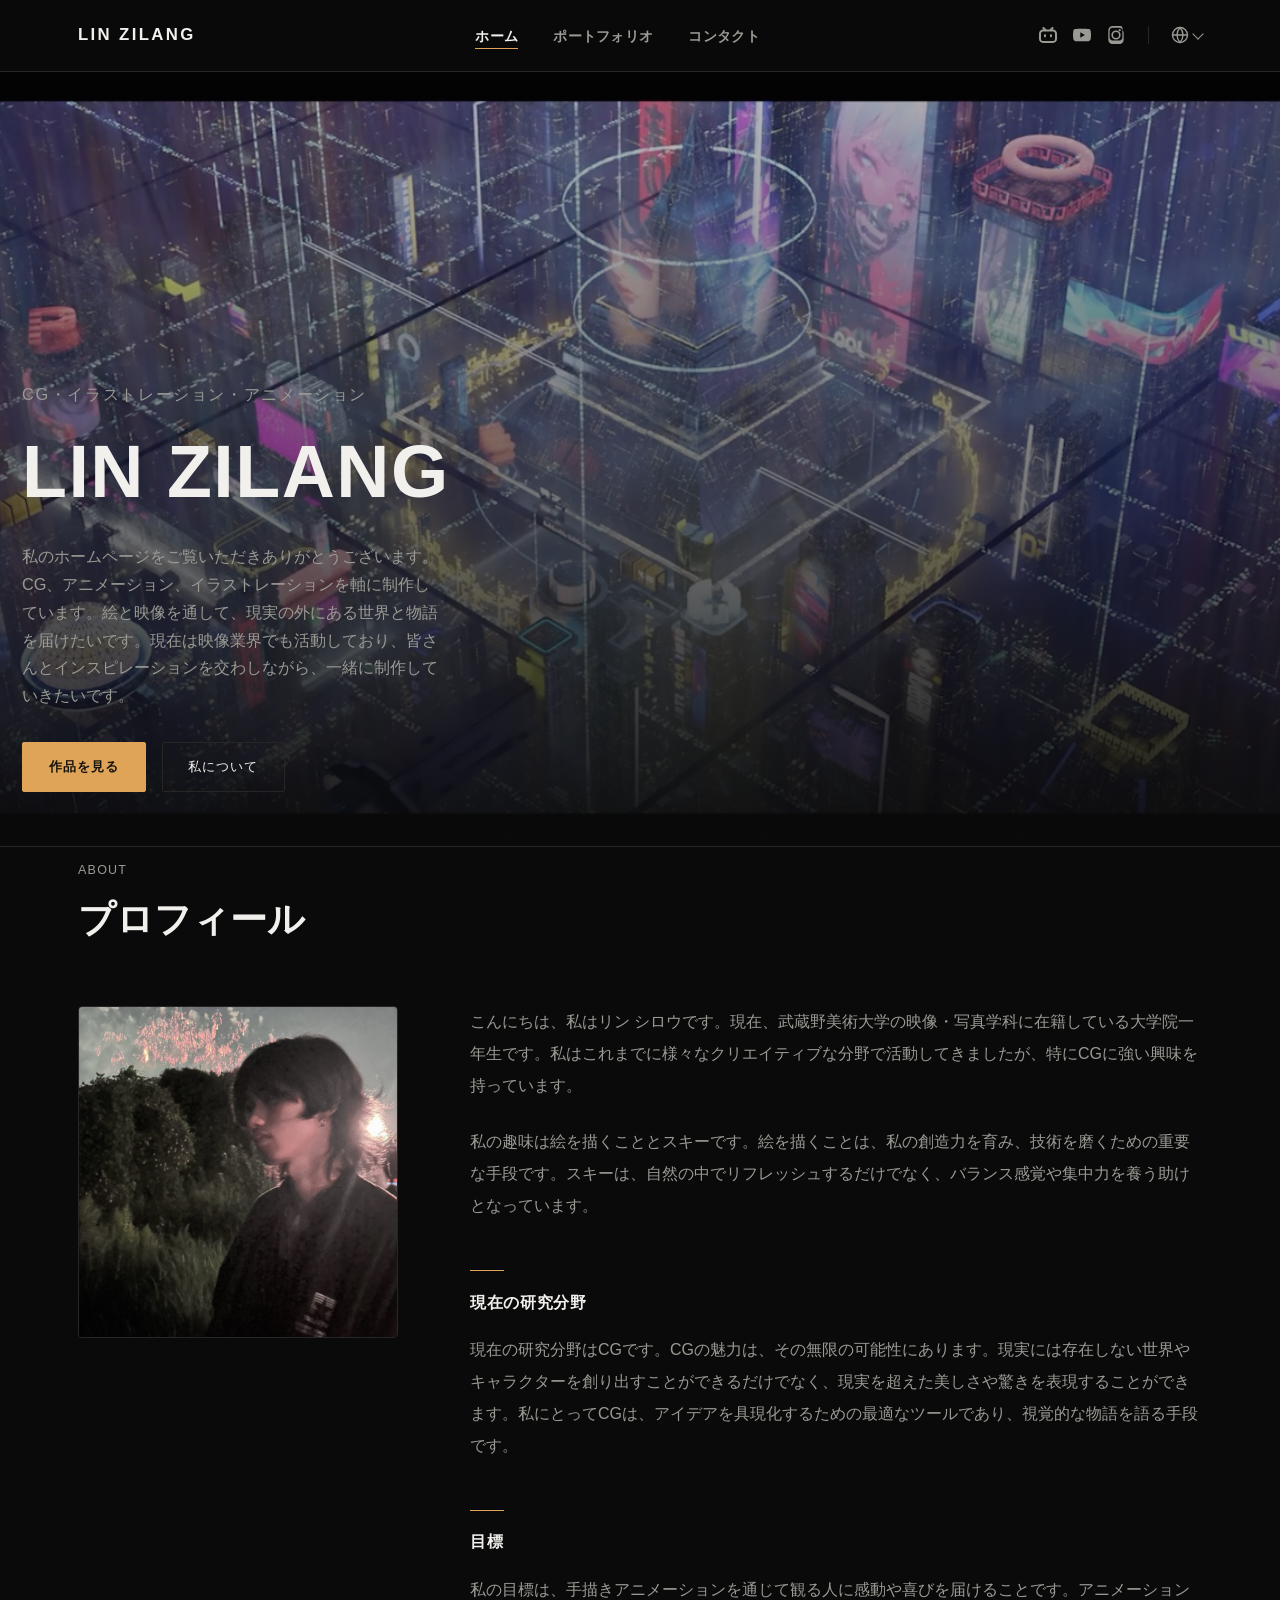
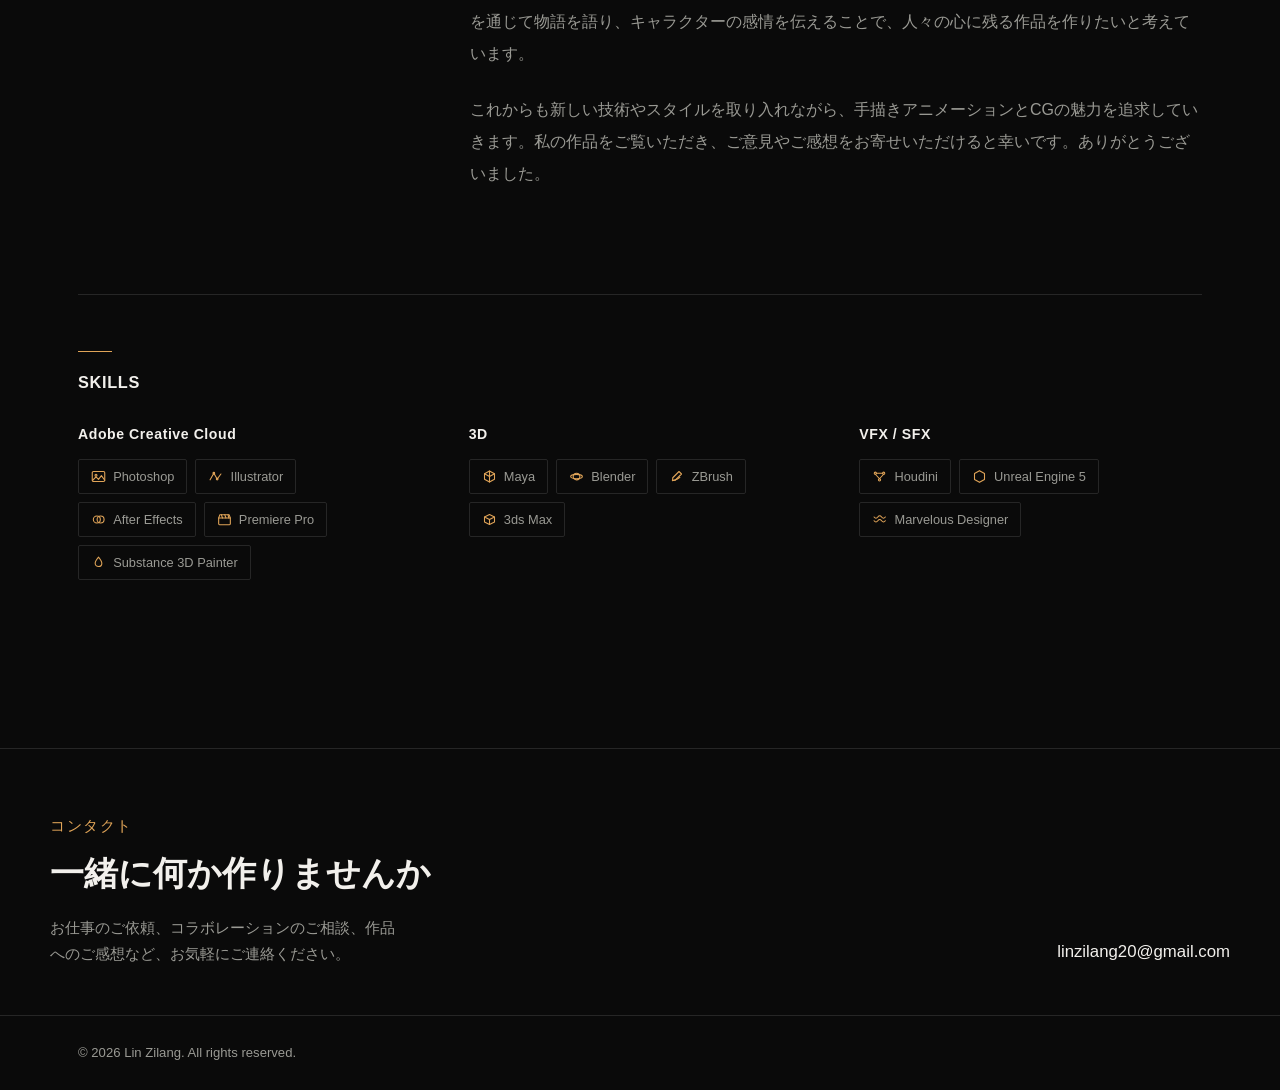
<file: index.html>
<!DOCTYPE html>
<html lang="ja">
<head>
<meta charset="UTF-8">
<meta name="viewport" content="width=device-width, initial-scale=1.0">
<title>LIN ZILANG | CG・イラスト・アニメーション ポートフォリオ</title>
<meta name="description" content="林梓朗（リン シロウ）のポートフォリオ。CG、手描きアニメーション、イラストレーション作品を掲載。武蔵野美術大学 映像・写真学科 大学院在籍。">
<link rel="icon" href="data:,">
<link rel="stylesheet" href="assets/css/style.css">
</head>
<body>

<nav class="site-nav">
  <div class="container">
    <a class="brand" href="index.html">LIN ZILANG</a>
    <ul class="nav-links">
      <li><a href="index.html" aria-current="page" data-i18n="nav.home">ホーム</a></li>
      <li><a href="works.html" data-i18n="nav.portfolio">ポートフォリオ</a></li>
      <li><a href="#contact" data-i18n="nav.contact">コンタクト</a></li>
    </ul>
    <div class="nav-right">
      <div class="social-icons">
        <a href="https://space.bilibili.com/87407859" target="_blank" rel="noopener" aria-label="Bilibili">
          <svg viewBox="0 0 24 24" fill="currentColor"><path d="M17.813 4.653h.854c1.51.054 2.769.578 3.773 1.574 1.004.995 1.524 2.249 1.56 3.76v7.36c-.036 1.51-.556 2.769-1.56 3.773s-2.262 1.524-3.773 1.56H5.333c-1.51-.036-2.769-.556-3.773-1.56S.036 18.858 0 17.347v-7.36c.036-1.511.556-2.765 1.56-3.76 1.004-.996 2.262-1.52 3.773-1.574h.774l-1.174-1.12a1.234 1.234 0 0 1-.373-.906c0-.356.124-.658.373-.907l.027-.027c.267-.249.573-.373.92-.373.347 0 .653.124.92.373L9.653 4.44c.071.071.134.142.187.213h4.267a.836.836 0 0 1 .16-.213l2.853-2.747c.267-.249.573-.373.92-.373.347 0 .662.151.929.4.267.249.391.551.391.907 0 .355-.124.657-.373.906zM5.333 7.24c-.746.018-1.373.276-1.88.773-.506.498-.769 1.13-.786 1.894v7.52c.017.764.28 1.395.786 1.893.507.498 1.134.756 1.88.773h13.334c.746-.017 1.373-.275 1.88-.773.506-.498.769-1.129.786-1.893v-7.52c-.017-.765-.28-1.396-.786-1.894-.507-.497-1.134-.755-1.88-.773zM8 11.107c.373 0 .684.124.933.373.25.249.383.569.4.96v1.173c-.017.391-.15.711-.4.96-.249.25-.56.373-.933.373s-.684-.124-.933-.373a1.348 1.348 0 0 1-.4-.96V12.44c0-.391.133-.711.4-.96.249-.25.56-.373.933-.373zm8 0c.373 0 .684.124.933.373.25.249.383.569.4.96v1.173c-.017.391-.15.711-.4.96-.249.25-.56.373-.933.373s-.684-.124-.933-.373a1.348 1.348 0 0 1-.4-.96V12.44c0-.391.133-.711.4-.96.249-.25.56-.373.933-.373z"/></svg>
        </a>
        <a href="https://www.youtube.com/@zilanglin4948" target="_blank" rel="noopener" aria-label="YouTube">
          <svg viewBox="0 0 24 24" fill="currentColor"><path d="M23.498 6.186a2.999 2.999 0 0 0-2.112-2.122C19.505 3.545 12 3.545 12 3.545s-7.505 0-9.386.52A2.999 2.999 0 0 0 .502 6.186 31.26 31.26 0 0 0 0 12a31.26 31.26 0 0 0 .502 5.814 2.999 2.999 0 0 0 2.112 2.122c1.881.52 9.386.52 9.386.52s7.505 0 9.386-.52a2.999 2.999 0 0 0 2.112-2.122A31.26 31.26 0 0 0 24 12a31.26 31.26 0 0 0-.502-5.814zM9.75 15.568V8.432L15.818 12 9.75 15.568z"/></svg>
        </a>
        <a href="https://www.instagram.com/hayasi88/" target="_blank" rel="noopener" aria-label="Instagram">
          <svg viewBox="0 0 24 24" fill="currentColor"><path d="M12 2.2c2.7 0 3 .01 4.1.06 1 .05 1.6.2 2 .35.5.2.86.43 1.24.8.37.38.6.74.8 1.24.15.4.3 1 .35 2 .05 1.1.06 1.4.06 4.1s-.01 3-.06 4.1c-.05 1-.2 1.6-.35 2-.2.5-.43.86-.8 1.24-.38.37-.74.6-1.24.8-.4.15-1 .3-2 .35-1.1.05-1.4.06-4.1.06s-3-.01-4.1-.06c-1-.05-1.6-.2-2-.35-.5-.2-.86-.43-1.24-.8-.37-.38-.6-.74-.8-1.24-.15-.4-.3-1-.35-2-.05-1.1-.06-1.4-.06-4.1s.01-3 .06-4.1c.05-1 .2-1.6.35-2 .2-.5.43-.86.8-1.24.38-.37.74-.6 1.24-.8.4-.15 1-.3 2-.35 1.1-.05 1.4-.06 4.1-.06M12 0C9.25 0 8.9.01 7.8.07c-1.1.05-1.85.22-2.5.48-.68.26-1.26.62-1.83 1.19a5 5 0 0 0-1.19 1.83c-.26.65-.43 1.4-.48 2.5C1.75 7.1 1.74 7.45 1.74 10.2v3.6c0 2.75.01 3.1.06 4.2.05 1.1.22 1.85.48 2.5.26.68.62 1.26 1.19 1.83.57.57 1.15.93 1.83 1.19.65.26 1.4.43 2.5.48 1.1.05 1.45.06 4.2.06s3.1-.01 4.2-.06c1.1-.05 1.85-.22 2.5-.48.68-.26 1.26-.62 1.83-1.19.57-.57.93-1.15 1.19-1.83.26-.65.43-1.4.48-2.5.05-1.1.06-1.45.06-4.2s-.01-3.1-.06-4.2c-.05-1.1-.22-1.85-.48-2.5a5 5 0 0 0-1.19-1.83A5 5 0 0 0 19.7.55c-.65-.26-1.4-.43-2.5-.48C16.1.01 15.75 0 13 0h-1zm0 5.84A6.16 6.16 0 1 0 12 18.16 6.16 6.16 0 0 0 12 5.84zm0 10.16a4 4 0 1 1 0-8 4 4 0 0 1 0 8zm6.4-10.4a1.44 1.44 0 1 1-2.88 0 1.44 1.44 0 0 1 2.88 0z"/></svg>
        </a>
      </div>
      <div class="nav-divider"></div>
      <div class="lang-switcher">
        <button type="button" class="lang-btn" aria-haspopup="true" aria-expanded="false" aria-label="言語を選択 / Language / 언어 선택">
          <svg viewBox="0 0 24 24" fill="none" stroke="currentColor" stroke-width="1.8" stroke-linecap="round" stroke-linejoin="round"><circle cx="12" cy="12" r="10"></circle><line x1="2" y1="12" x2="22" y2="12"></line><path d="M12 2a15.3 15.3 0 0 1 4 10 15.3 15.3 0 0 1-4 10 15.3 15.3 0 0 1-4-10 15.3 15.3 0 0 1 4-10z"></path></svg>
          <span class="lang-caret"></span>
        </button>
        <div class="lang-menu" role="menu">
          <button type="button" role="menuitem" data-lang="ja">日本語</button>
          <button type="button" role="menuitem" data-lang="ko">한국어</button>
          <button type="button" role="menuitem" data-lang="en">English</button>
          <button type="button" role="menuitem" data-lang="zh-CN">简体中文</button>
          <button type="button" role="menuitem" data-lang="zh-TW">繁體中文</button>
        </div>
      </div>
      <button class="nav-toggle" aria-label="Toggle menu">&#9776;</button>
    </div>
  </div>
</nav>

<header class="hero">
  <div class="hero-video-bg">
    <video autoplay muted loop playsinline preload="auto"
      poster="assets/img/video/hero-poster.jpg"
      aria-hidden="true" tabindex="-1">
      <source src="assets/video/hero-cyberpunk.mp4" type="video/mp4">
    </video>
  </div>
  <div class="container hero-inner">
    <p class="eyebrow" data-i18n="hero.eyebrow">CG・イラストレーション・アニメーション</p>
    <h1>LIN ZILANG</h1>
    <p data-i18n="hero.desc">私のホームページをご覧いただきありがとうございます。CG、アニメーション、イラストレーションを軸に制作しています。絵と映像を通して、現実の外にある世界と物語を届けたいです。現在は映像業界でも活動しており、皆さんとインスピレーションを交わしながら、一緒に制作していきたいです。</p>
    <div class="hero-cta">
      <a class="btn btn-solid" href="works.html" data-i18n="hero.viewPortfolio">作品を見る</a>
      <a class="btn" href="#about" data-i18n="hero.aboutMe">私について</a>
    </div>
  </div>
</header>

<hr class="divider">

<section class="container" id="about">
  <div class="section-head reveal">
    <p class="eyebrow" data-i18n="about.eyebrow">About</p>
    <h2 data-i18n="about.heading">プロフィール</h2>
  </div>

  <div class="about-layout reveal">
    <img class="about-photo" src="assets/img/site/about-portrait.jpg" alt="林梓朗（リン シロウ）">

    <div class="about-copy">
      <p data-i18n="about.bio1">こんにちは、私はリン シロウです。現在、武蔵野美術大学の映像・写真学科に在籍している大学院一年生です。私はこれまでに様々なクリエイティブな分野で活動してきましたが、特にCGに強い興味を持っています。</p>
      <p data-i18n="about.bio2">私の趣味は絵を描くこととスキーです。絵を描くことは、私の創造力を育み、技術を磨くための重要な手段です。スキーは、自然の中でリフレッシュするだけでなく、バランス感覚や集中力を養う助けとなっています。</p>

      <h3 data-i18n="about.fieldHeading">現在の研究分野</h3>
      <p data-i18n="about.fieldBody">現在の研究分野はCGです。CGの魅力は、その無限の可能性にあります。現実には存在しない世界やキャラクターを創り出すことができるだけでなく、現実を超えた美しさや驚きを表現することができます。私にとってCGは、アイデアを具現化するための最適なツールであり、視覚的な物語を語る手段です。</p>

      <h3 data-i18n="about.goalHeading">目標</h3>
      <p data-i18n="about.goalBody1">私の目標は、手描きアニメーションを通じて観る人に感動や喜びを届けることです。アニメーションを通じて物語を語り、キャラクターの感情を伝えることで、人々の心に残る作品を作りたいと考えています。</p>
      <p data-i18n="about.goalBody2">これからも新しい技術やスタイルを取り入れながら、手描きアニメーションとCGの魅力を追求していきます。私の作品をご覧いただき、ご意見やご感想をお寄せいただけると幸いです。ありがとうございました。</p>
    </div>
  </div>

  <div class="about-meta reveal">
    <h3 data-i18n="skills.heading">Skills</h3>
    <div class="skill-grid">
      <div class="skill-set">
        <h4>Adobe Creative Cloud</h4>
        <div class="skill-tags">
          <span><svg viewBox="0 0 18 18" fill="none" stroke="currentColor" stroke-width="1.3" stroke-linecap="round" stroke-linejoin="round"><rect x="1.5" y="3" width="15" height="12" rx="1.5"></rect><circle cx="6" cy="7.4" r="1.2"></circle><path d="M2 13.5l4-4 3 3 3.5-4.5 4 5.5"></path></svg>Photoshop</span>
          <span><svg viewBox="0 0 18 18" fill="none" stroke="currentColor" stroke-width="1.3" stroke-linecap="round" stroke-linejoin="round"><path d="M2.5 13L7 5l4 7 4.5-6"></path><circle cx="7" cy="5" r="1"></circle><circle cx="11" cy="12" r="1"></circle></svg>Illustrator</span>
          <span><svg viewBox="0 0 18 18" fill="none" stroke="currentColor" stroke-width="1.3" stroke-linecap="round" stroke-linejoin="round"><circle cx="7" cy="9" r="4.2"></circle><circle cx="11.5" cy="9" r="4.2"></circle></svg>After Effects</span>
          <span><svg viewBox="0 0 18 18" fill="none" stroke="currentColor" stroke-width="1.3" stroke-linecap="round" stroke-linejoin="round"><path d="M2 7.2h14v7a1 1 0 0 1-1 1H3a1 1 0 0 1-1-1z"></path><path d="M2 7.2l1.5-4h11l1.5 4"></path><path d="M5.2 3.2l1.4 4M9.3 3.2l1.4 4M13.2 3.2l1 4"></path></svg>Premiere Pro</span>
          <span><svg viewBox="0 0 18 18" fill="none" stroke="currentColor" stroke-width="1.3" stroke-linecap="round" stroke-linejoin="round"><path d="M9 2.5c2.5 3 4 5.3 4 7.3a4 4 0 1 1-8 0c0-2 1.5-4.3 4-7.3z"></path></svg>Substance 3D Painter</span>
        </div>
      </div>
      <div class="skill-set">
        <h4>3D</h4>
        <div class="skill-tags">
          <span><svg viewBox="0 0 18 18" fill="none" stroke="currentColor" stroke-width="1.3" stroke-linecap="round" stroke-linejoin="round"><path d="M9 2.5l6 3.3v6.4L9 15.5l-6-3.3V5.8z"></path><path d="M9 2.5v6.5M9 9l6-3.2M9 9l-6-3.2M9 9v6.5"></path></svg>Maya</span>
          <span><svg viewBox="0 0 18 18" fill="none" stroke="currentColor" stroke-width="1.3" stroke-linecap="round" stroke-linejoin="round"><circle cx="9" cy="9" r="4"></circle><ellipse cx="9" cy="9" rx="7" ry="2.6"></ellipse></svg>Blender</span>
          <span><svg viewBox="0 0 18 18" fill="none" stroke="currentColor" stroke-width="1.3" stroke-linecap="round" stroke-linejoin="round"><path d="M4 14c3-1 6-1 9-4"></path><path d="M12 3l3 3-7.5 7.5-3.2.2.2-3.2z"></path></svg>ZBrush</span>
          <span><svg viewBox="0 0 18 18" fill="none" stroke="currentColor" stroke-width="1.3" stroke-linecap="round" stroke-linejoin="round"><path d="M3 6l6-3 6 3-6 3-6-3z"></path><path d="M3 6v6l6 3 6-3V6"></path><path d="M9 9v6"></path></svg>3ds Max</span>
        </div>
      </div>
      <div class="skill-set">
        <h4>VFX / SFX</h4>
        <div class="skill-tags">
          <span><svg viewBox="0 0 18 18" fill="none" stroke="currentColor" stroke-width="1.3" stroke-linecap="round" stroke-linejoin="round"><circle cx="4" cy="5" r="1.3"></circle><circle cx="14" cy="5" r="1.3"></circle><circle cx="9" cy="13" r="1.3"></circle><path d="M4 6.3L9 11.7M14 6.3L9 11.7M5.3 5h7.4"></path></svg>Houdini</span>
          <span><svg viewBox="0 0 18 18" fill="none" stroke="currentColor" stroke-width="1.3" stroke-linecap="round" stroke-linejoin="round"><path d="M9 2l6 3.5v7L9 16l-6-3.5v-7z"></path></svg>Unreal Engine 5</span>
          <span><svg viewBox="0 0 18 18" fill="none" stroke="currentColor" stroke-width="1.3" stroke-linecap="round" stroke-linejoin="round"><path d="M2.5 6c1.5 2 3 2 4.5 0s3-2 4.5 0 3 2 4.5 0"></path><path d="M2.5 10.5c1.5 2 3 2 4.5 0s3-2 4.5 0 3 2 4.5 0"></path></svg>Marvelous Designer</span>
        </div>
      </div>
    </div>
  </div>
</section>

<footer id="contact">
  <div class="container footer-contact">
    <div>
      <p class="eyebrow" data-i18n="contact.eyebrow">コンタクト</p>
      <h2 data-i18n="contact.heading">一緒に何か作りませんか</h2>
      <p data-i18n="contact.body">お仕事のご依頼、コラボレーションのご相談、作品へのご感想など、お気軽にご連絡ください。</p>
    </div>
    <div class="footer-links">
      <a href="mailto:linzilang20@gmail.com">linzilang20@gmail.com</a>
    </div>
  </div>
  <div class="footer-bar">
    <div class="container">
      <span>&copy; <span id="year"></span> Lin Zilang. All rights reserved.</span>
    </div>
  </div>
</footer>

<script>document.getElementById("year").textContent = new Date().getFullYear();</script>
<script src="assets/js/i18n.js"></script>
<script src="assets/js/main.js"></script>
</body>
</html>
</file>
<file: assets/css/style.css>
/* ===== Tokens ===== */
:root {
  --bg: #0a0a0a;
  --bg-raised: #141414;
  --line: #262626;
  --text: #f2f0ec;
  --text-dim: #9a9a94;
  --accent: #e0a458;
  --accent-dim: #8a6a3c;
  --maxw: 1180px;
  --nav-h: 72px;
  --ease: cubic-bezier(.22, .61, .36, 1);
  --ease-out: cubic-bezier(.16, 1, .3, 1); /* long, Apple-like settle */
}

* { box-sizing: border-box; }

html { scroll-behavior: smooth; }

body {
  margin: 0;
  background: var(--bg);
  color: var(--text);
  font-family: -apple-system, "Noto Sans SC", "Microsoft YaHei", "Hiragino Sans", "Yu Gothic", "Malgun Gothic", Arial, sans-serif;
  line-height: 1.7;
  -webkit-font-smoothing: antialiased;
}

img { max-width: 100%; display: block; }

a { color: inherit; text-decoration: none; }

.container {
  max-width: var(--maxw);
  margin: 0 auto;
  padding: 0 28px;
}

/* ===== Nav ===== */
.site-nav {
  position: sticky;
  top: 0;
  z-index: 50;
  height: var(--nav-h);
  display: flex;
  align-items: center;
  background: rgba(10, 10, 10, 0.82);
  backdrop-filter: blur(10px);
  border-bottom: 1px solid var(--line);
}

.site-nav .container {
  display: flex;
  align-items: center;
  justify-content: space-between;
  width: 100%;
}

.brand {
  font-size: 1.05rem;
  letter-spacing: 0.14em;
  font-weight: 600;
}

.brand span { color: var(--accent); }

.nav-links {
  display: flex;
  gap: 2.2rem;
  list-style: none;
  margin: 0;
  padding: 0;
}

.nav-links a {
  font-family: "Noto Sans SC", "Microsoft YaHei", "Hiragino Sans", "Yu Gothic", "Malgun Gothic", Arial, sans-serif;
  font-size: 0.86rem;
  letter-spacing: 0.02em;
  text-transform: uppercase;
  font-weight: 700;
  color: var(--text-dim);
  transition: color .2s var(--ease);
  padding: 4px 0;
  border-bottom: 1px solid transparent;
}

.nav-links a:hover,
.nav-links a[aria-current="page"] {
  color: var(--text);
  border-bottom-color: var(--accent);
}

.nav-right {
  display: flex;
  align-items: center;
  gap: 1.4rem;
}

.social-icons { display: flex; gap: 1rem; }
.social-icons a { color: var(--text-dim); transition: color .2s var(--ease); }
.social-icons a:hover { color: var(--accent); }
.social-icons svg { width: 18px; height: 18px; display: block; }

.nav-divider {
  width: 1px;
  height: 18px;
  background: var(--line);
}

.lang-switcher { position: relative; }

.lang-btn {
  display: flex;
  align-items: center;
  gap: .3rem;
  background: none;
  border: none;
  color: var(--text-dim);
  cursor: pointer;
  padding: 0;
  font: inherit;
  transition: color .2s var(--ease);
}

.lang-btn:hover, .lang-btn[aria-expanded="true"] { color: var(--accent); }
.lang-btn svg { width: 18px; height: 18px; display: block; }

.lang-caret {
  width: 8px; height: 8px;
  border-right: 1px solid currentColor;
  border-bottom: 1px solid currentColor;
  transform: rotate(45deg);
  margin-top: -3px;
  transition: transform .2s var(--ease);
}

.lang-btn[aria-expanded="true"] .lang-caret { transform: rotate(-135deg); margin-top: 3px; }

.lang-menu {
  position: absolute;
  top: calc(100% + 14px);
  right: 0;
  min-width: 148px;
  background: var(--bg-raised);
  border: 1px solid var(--line);
  border-radius: 4px;
  padding: .4rem;
  box-shadow: 0 12px 28px rgba(0,0,0,.45);
  opacity: 0;
  visibility: hidden;
  transform: translateY(-6px);
  transition: opacity .18s var(--ease), transform .18s var(--ease), visibility .18s;
  z-index: 60;
}

.lang-menu.open { opacity: 1; visibility: visible; transform: translateY(0); }

.lang-menu button {
  display: flex;
  align-items: center;
  justify-content: space-between;
  width: 100%;
  background: none;
  border: none;
  color: var(--text-dim);
  font: inherit;
  font-size: .88rem;
  text-align: left;
  padding: .55rem .7rem;
  border-radius: 2px;
  cursor: pointer;
  transition: background .15s var(--ease), color .15s var(--ease);
}

.lang-menu button:hover { background: rgba(224,164,88,.1); color: var(--text); }
.lang-menu button[aria-current="true"] { color: var(--accent); }
.lang-menu button[aria-current="true"]::after { content: "✓"; font-size: .8rem; }

.nav-toggle {
  display: none;
  background: none;
  border: none;
  color: var(--text);
  font-size: 1.4rem;
  cursor: pointer;
}

@media (max-width: 780px) {
  .nav-links {
    position: fixed;
    top: var(--nav-h);
    left: 0;
    right: 0;
    background: var(--bg);
    border-bottom: 1px solid var(--line);
    flex-direction: column;
    gap: 0;
    max-height: 0;
    overflow: hidden;
    transition: max-height .3s var(--ease);
  }
  .nav-links.open { max-height: 320px; }
  .nav-links li { border-top: 1px solid var(--line); }
  .nav-links a { display: block; padding: 1rem 28px; }
  .nav-toggle { display: block; }
}

/* ===== Works dot-nav (jump between portfolio sections) ===== */
.works-dotnav {
  position: fixed;
  right: 28px;
  top: 50%;
  transform: translateY(-50%);
  z-index: 45;
  display: block;
  width: 170px;
  height: min(64vh, 620px);
}

.works-dotnav::before {
  content: "";
  position: absolute;
  top: 12px;
  bottom: 12px;
  right: 4px;
  width: 1px;
  background: var(--line);
  z-index: -1;
}

.dotnav-item {
  position: absolute;
  right: 0;
  height: 24px;
  display: flex;
  align-items: center;
  justify-content: flex-end;
  gap: .7rem;
}


.dotnav-item:nth-child(1) { top: 0; }
.dotnav-item:nth-child(2) { top: 32%; }
.dotnav-item:nth-child(3) { bottom: 0; }
.dotnav-item .dot {
  width: 11px;
  height: 11px;
  flex: 0 0 auto;
  border-radius: 50%;
  border: 1.5px solid var(--text-dim);
  background: var(--bg);
  transition: all .25s var(--ease);
}

.dotnav-item .dot-label {
  display: grid;
  gap: .12rem;
  min-width: 5.2rem;
  font-size: .74rem;
  line-height: 1.35;
  font-weight: 700;
  letter-spacing: .04em;
  color: var(--text-dim);
  text-align: right;
  white-space: nowrap;
  opacity: .58;
  transform: translateX(4px);
  transition: opacity .2s var(--ease), transform .2s var(--ease), color .2s var(--ease);
  pointer-events: none;
}

.dot-index {
  font-size: .62rem;
  font-weight: 600;
  letter-spacing: .16em;
  color: var(--accent);
}



.dotnav-item:hover .dot-label,
.dotnav-item.active .dot-label {
  opacity: 1;
  transform: translateX(0);
}

.dotnav-item.active .dot-label { color: var(--text); }

.dotnav-item:hover .dot,
.dotnav-item.active .dot {
  border-color: var(--accent);
  background: var(--accent);
  transform: scale(1.2);
}

#video-works, #process, #gallery {
  scroll-margin-top: var(--nav-h);
}

@media (max-width: 780px) {
  .works-dotnav { right: 14px; width: auto; height: 104px; }
  .works-dotnav::before { top: 8px; bottom: 8px; }
  .dotnav-item { height: 16px; }
  .dotnav-item:nth-child(1) { top: 0; }
  .dotnav-item:nth-child(2) { top: 48px; }
  .dotnav-item:nth-child(3) { bottom: 0; }
  .dotnav-item .dot { width: 8px; height: 8px; }
  .dotnav-item .dot-label { display: none; }
}

/* ===== Hero ===== */
.hero {
  position: relative;
  min-height: 86vh;
  display: flex;
  align-items: flex-end;
  overflow: hidden;
  /* Still frame shows until the video is ready (or if it fails to load). */
  background: #000 url("../img/video/video-cyber-city.jpg") center/cover no-repeat;
}

.hero-video-bg {
  opacity: 0;
  transition: opacity .8s var(--ease);
}

.hero.video-ready .hero-video-bg { opacity: 1; }

.hero-video-bg {
  position: absolute;
  inset: 0;
  z-index: 0;
  overflow: hidden;
  pointer-events: none; /* background only — never interactive */
}

.hero-video-bg video {
  position: absolute;
  inset: 0;
  width: 100%;
  height: 100%;
  object-fit: cover;
  border: 0;
}

.hero::after {
  content: "";
  position: absolute;
  inset: 0;
  z-index: 1;
  background: linear-gradient(180deg, rgba(10,10,10,.25) 0%, rgba(10,10,10,.55) 55%, rgba(10,10,10,.96) 100%);
}

.hero-inner {
  position: relative;
  z-index: 2;
  padding-bottom: 6vh;
  width: 100%;
}

@media (min-width: 1024px) {
  .hero-inner {
    transform: translateX(-56px);
  }
}

.eyebrow {
  color: var(--accent);
  letter-spacing: .1em;
  text-transform: uppercase;
  font-size: .78rem;
  margin: 0 0 .9rem;
}

.hero h1 {
  font-size: clamp(2.4rem, 7vw, 4.6rem);
  margin: 0 0 .6rem;
  letter-spacing: .02em;
  font-weight: 700;
}

.hero p {
  max-width: 46ch;
  color: var(--text-dim);
  font-size: 1.02rem;
  margin: 0;
}

.hero-cta {
  margin-top: 2rem;
  display: inline-flex;
  gap: 1rem;
}

/* ===== Buttons ===== */
.btn {
  display: inline-block;
  padding: .8rem 1.6rem;
  border: 1px solid var(--line);
  border-radius: 2px;
  font-size: .84rem;
  letter-spacing: .08em;
  text-transform: uppercase;
  transition: all .2s var(--ease);
}

.btn:hover { border-color: var(--accent); color: var(--accent); }

.btn-solid {
  background: var(--accent);
  color: #17130b;
  border-color: var(--accent);
  font-weight: 600;
}

.btn-solid:hover { background: #ecb977; color: #17130b; }

@media (max-width: 480px) {
  .hero-cta {
    display: flex;
    flex-direction: column;
    width: 100%;
    gap: .8rem;
  }
  .hero-cta .btn {
    width: 100%;
    text-align: center;
    white-space: nowrap;
    box-sizing: border-box;
  }
}

/* ===== Section scaffolding ===== */
section { padding: 7.5rem 0; }

section:last-of-type { padding-bottom: 6.5rem; }

.section-head { margin-bottom: 3.4rem; }

.section-head .eyebrow { margin-bottom: .5rem; }

.section-head h2 {
  font-size: clamp(1.6rem, 3.4vw, 2.3rem);
  margin: 0;
  font-weight: 700;
}

.section-head p {
  color: var(--text-dim);
  max-width: 60ch;
  margin: .8rem 0 0;
}

.divider {
  height: 1px;
  background: var(--line);
  border: none;
  margin: 0;
}

/* ===== Featured strip (home) ===== */
.featured-grid {
  display: grid;
  grid-template-columns: repeat(4, 1fr);
  gap: 1.1rem;
}

.featured-grid a {
  position: relative;
  display: block;
  aspect-ratio: 3/4;
  overflow: hidden;
  border-radius: 3px;
  background: var(--bg-raised);
}

.featured-grid img {
  width: 100%; height: 100%; object-fit: cover;
  transition: transform .5s var(--ease);
}

.featured-grid a:hover img { transform: scale(1.06); }

@media (max-width: 900px) {
  .featured-grid { grid-template-columns: repeat(2, 1fr); }
}

/* ===== Process breakdown ===== */
.process-project { margin-bottom: 7rem; }
.process-project:last-child { margin-bottom: 0; }

.process-head {
  padding-bottom: 1.3rem;
  margin-bottom: 3rem;
  border-bottom: 1px solid var(--line);
}

.process-head .eyebrow {
  margin-bottom: .4rem;
}

.process-head h3 {
  margin: 0;
  font-size: clamp(1.4rem, 3vw, 1.9rem);
}

.process-head .process-en {
  margin: .3rem 0 0;
  font-size: .78rem;
  letter-spacing: .16em;
  text-transform: uppercase;
  color: var(--text-dim);
}

.process-head p.lede {
  margin: 1rem 0 0;
  color: var(--text-dim);
  max-width: 68ch;
}

/* Finished render leads each project, before the steps that produced it. */
.process-hero {
  position: relative;
  margin: 0 0 3.6rem;
  border: 1px solid var(--line);
  border-radius: 3px;
  overflow: hidden;
  background: #0d0d0d;
  cursor: zoom-in;
}

.process-hero img {
  width: 100%;
  display: block;
  transition: transform .7s var(--ease);
}

.process-hero:hover img { transform: scale(1.02); }

.process-hero figcaption {
  position: absolute;
  left: 0;
  bottom: 0;
  padding: .55rem 1rem;
  font-size: .72rem;
  letter-spacing: .16em;
  text-transform: uppercase;
  color: var(--text);
  background: rgba(10, 10, 10, .72);
  backdrop-filter: blur(4px);
  border-top-right-radius: 3px;
}

/* Each step: number + caption on one side, image on the other, alternating. */
.step {
  display: grid;
  grid-template-columns: 1fr 1fr;
  gap: 3rem;
  align-items: center;
  margin-bottom: 3.5rem;
}

.step:last-child { margin-bottom: 0; }
.step:nth-child(even) .step-body { order: 2; }

.step-figure {
  margin: 0;
  border: 1px solid var(--line);
  border-radius: 3px;
  overflow: hidden;
  background: #0d0d0d;
  cursor: zoom-in;
}

.step-figure img {
  width: 100%;
  display: block;
  transition: transform .6s var(--ease);
}

.step-figure:hover img { transform: scale(1.03); }

.step-no {
  display: inline-block;
  font-size: .76rem;
  letter-spacing: .18em;
  color: var(--accent);
  border: 1px solid var(--accent-dim);
  border-radius: 2px;
  padding: .3rem .7rem;
  margin-bottom: 1.1rem;
}

.step-body h4 {
  margin: 0 0 .9rem;
  font-size: 1.2rem;
  font-weight: 700;
}

.step-body p {
  margin: 0;
  color: var(--text-dim);
  line-height: 1.95;
  max-width: 46ch;
}

.step-tools {
  margin-top: 1.2rem;
  display: flex;
  flex-wrap: wrap;
  gap: .45rem;
}

.step-tools span {
  font-size: .74rem;
  color: var(--text-dim);
  border: 1px solid var(--line);
  padding: .3rem .6rem;
  border-radius: 2px;
}

@media (max-width: 820px) {
  .step {
    grid-template-columns: 1fr;
    gap: 1.5rem;
    margin-bottom: 3rem;
  }
  .step:nth-child(even) .step-body { order: 0; }
  .process-project { margin-bottom: 4.5rem; }
}

/* ===== Gallery category groups ===== */
.gallery-group {
  margin-bottom: 5.5rem;
}

.gallery-group:last-child { margin-bottom: 0; }

.gallery-group-head {
  display: grid;
  grid-template-columns: auto 1fr;
  column-gap: 1.4rem;
  row-gap: .5rem;
  align-items: baseline;
  margin-bottom: 2rem;
  padding-bottom: 1.2rem;
  border-bottom: 1px solid var(--line);
}

.group-index {
  font-size: .78rem;
  letter-spacing: .18em;
  color: var(--accent);
  font-variant-numeric: tabular-nums;
  padding-top: .3rem;
}

.gallery-group-head h3 {
  margin: 0;
  font-size: 1.35rem;
  font-weight: 700;
  letter-spacing: .02em;
}

.group-en {
  margin: .2rem 0 0;
  font-size: .76rem;
  letter-spacing: .16em;
  text-transform: uppercase;
  color: var(--text-dim);
}

.group-desc {
  grid-column: 2;
  margin: .7rem 0 0;
  color: var(--text-dim);
  font-size: .9rem;
  max-width: 62ch;
}

@media (max-width: 620px) {
  .gallery-group-head { grid-template-columns: 1fr; }
  .group-index { padding-top: 0; }
  .group-desc { grid-column: 1; }
}

/* ===== Masonry gallery ===== */
.masonry {
  column-count: 3;
  column-gap: 1.1rem;
}

.masonry figure {
  margin: 0 0 1.1rem;
  break-inside: avoid;
  border-radius: 3px;
  overflow: hidden;
  cursor: zoom-in;
  background: var(--bg-raised);
  position: relative;
}

.masonry img {
  width: 100%;
  display: block;
  transition: transform .5s var(--ease), filter .5s var(--ease);
}

.masonry figure:hover img { transform: scale(1.035); }

@media (max-width: 900px) { .masonry { column-count: 2; } }
@media (max-width: 560px) { .masonry { column-count: 1; } }

/* ===== Video grid ===== */
.video-grid {
  display: grid;
  grid-template-columns: repeat(3, 1fr);
  gap: 1.4rem;
}

@media (max-width: 900px) { .video-grid { grid-template-columns: repeat(2, 1fr); } }
@media (max-width: 620px) { .video-grid { grid-template-columns: 1fr; } }

.video-card {
  cursor: pointer;
  border: 1px solid var(--line);
  border-radius: 4px;
  overflow: hidden;
  background: var(--bg-raised);
  transition: border-color .2s var(--ease);
}

.video-card:hover { border-color: var(--accent-dim); }

.video-thumb {
  position: relative;
  aspect-ratio: 16/9;
  overflow: hidden;
}

.video-thumb img {
  width: 100%; height: 100%; object-fit: cover;
}

.play-badge {
  position: absolute;
  inset: 0;
  display: flex;
  align-items: center;
  justify-content: center;
}

.play-badge span {
  width: 52px; height: 52px;
  border-radius: 50%;
  background: rgba(10,10,10,.55);
  border: 1px solid rgba(242,240,236,.55);
  display: flex; align-items: center; justify-content: center;
  backdrop-filter: blur(2px);
  transition: transform .2s var(--ease), background .2s var(--ease);
}

.video-card:hover .play-badge span {
  transform: scale(1.08);
  background: var(--accent);
  border-color: var(--accent);
}

.play-badge svg { width: 18px; height: 18px; margin-left: 3px; }

.pending-badge {
  position: absolute;
  top: .6rem; right: .6rem;
  font-size: .66rem;
  letter-spacing: .06em;
  text-transform: uppercase;
  background: rgba(10,10,10,.7);
  border: 1px solid var(--line);
  padding: .25rem .5rem;
  border-radius: 2px;
  color: var(--text-dim);
}

.video-meta { padding: 1rem 1.1rem 1.2rem; }
.video-meta h3 { margin: 0 0 .3rem; font-size: 1.02rem; }
.video-meta p { margin: 0; font-size: .84rem; color: var(--text-dim); }

/* ===== Lightbox ===== */
.lightbox, .video-modal {
  position: fixed; inset: 0; z-index: 200;
  background: rgba(6,6,6,.94);
  display: none;
  align-items: center;
  justify-content: center;
  padding: 4vh 4vw;
}

.lightbox.open, .video-modal.open { display: flex; }

.lightbox img {
  max-width: 100%; max-height: 92vh;
  border-radius: 2px;
}

.video-modal .frame-wrap {
  width: min(1100px, 92vw);
  aspect-ratio: 16/9;
  background: #000;
}

.video-modal iframe { width: 100%; height: 100%; border: 0; }

.video-modal-note {
  color: var(--text-dim);
  text-align: center;
  max-width: 40ch;
  font-size: .92rem;
}

.close-btn {
  position: absolute;
  top: 1.6rem; right: 1.8rem;
  background: none; border: none;
  color: var(--text);
  font-size: 1.6rem;
  cursor: pointer;
  line-height: 1;
  opacity: .8;
}

.close-btn:hover { opacity: 1; color: var(--accent); }

/* ===== About page ===== */
.about-layout {
  display: grid;
  grid-template-columns: 320px 1fr;
  gap: 4.5rem;
  align-items: start;
}

.about-photo {
  border-radius: 4px;
  overflow: hidden;
  border: 1px solid var(--line);
}

.about-copy h1 {
  font-size: clamp(1.9rem, 4vw, 2.6rem);
  margin: 0 0 1.6rem;
}

.about-copy p {
  color: var(--text-dim);
  margin: 0 0 1.5rem;
  line-height: 2;
}

.about-copy h3 {
  color: var(--text);
  font-size: 1.02rem;
  letter-spacing: .04em;
  margin: 3rem 0 1.1rem;
  text-transform: uppercase;
}

.about-copy h3::before {
  content: "";
  display: block;
  width: 34px;
  height: 1px;
  background: var(--accent);
  margin-bottom: 1.1rem;
}

.about-meta {
  margin-top: 5rem;
  padding-top: 3.5rem;
  border-top: 1px solid var(--line);
}

.skill-grid {
  display: grid;
  grid-template-columns: repeat(3, 1fr);
  gap: 3rem;
}

.about-meta h3 {
  color: var(--text);
  font-size: 1.02rem;
  letter-spacing: .04em;
  text-transform: uppercase;
  margin: 0 0 1.6rem;
}

.about-meta h3::before {
  content: "";
  display: block;
  width: 34px;
  height: 1px;
  background: var(--accent);
  margin-bottom: 1.1rem;
}

.skill-set { margin-bottom: 2rem; }
.skill-set:last-child { margin-bottom: 0; }

.skill-set h4 {
  margin: 0 0 .8rem;
  font-size: .88rem;
  font-weight: 600;
  color: var(--text);
  letter-spacing: .04em;
}

.skill-tags { display: flex; flex-wrap: wrap; gap: .5rem; }

.skill-tags span {
  display: inline-flex;
  align-items: center;
  gap: .45rem;
  font-size: .8rem;
  color: var(--text-dim);
  border: 1px solid var(--line);
  padding: .35rem .75rem;
  border-radius: 2px;
  transition: border-color .2s var(--ease), color .2s var(--ease);
}

.skill-tags span:hover {
  border-color: var(--accent-dim);
  color: var(--text);
}

.skill-tags svg {
  width: 15px;
  height: 15px;
  flex: 0 0 auto;
  color: var(--accent);
}

@media (max-width: 780px) {
  .about-layout { grid-template-columns: 1fr; }
  .about-photo { max-width: 260px; }
  .about-meta { margin-top: 3.5rem; }
  .skill-grid { grid-template-columns: 1fr; gap: 2.2rem; }
}

/* ===== Contact page ===== */
.contact-wrap {
  display: grid;
  grid-template-columns: 1fr 1fr;
  gap: 3rem;
}

.contact-block h1 { font-size: clamp(1.9rem, 4vw, 2.6rem); margin: 0 0 1rem; }
.contact-block p { color: var(--text-dim); max-width: 46ch; }

.contact-card {
  border: 1px solid var(--line);
  border-radius: 4px;
  padding: 2rem;
  background: var(--bg-raised);
}

.contact-card .label {
  font-size: .74rem;
  letter-spacing: .1em;
  text-transform: uppercase;
  color: var(--text-dim);
  margin-bottom: .4rem;
}

.contact-card .value {
  display: block;
  font-size: 1.15rem;
  margin-bottom: .6rem;
}

.contact-card .value:last-child { margin-bottom: 0; }

.contact-card a.value:hover { color: var(--accent); }

@media (max-width: 780px) {
  .contact-wrap { grid-template-columns: 1fr; }
}

/* ===== Footer (with contact) ===== */
footer {
  border-top: 1px solid var(--line);
  margin-top: 2rem;
  color: var(--text-dim);
  font-size: .82rem;
}

.footer-contact {
  padding: 4rem 0 3rem;
  display: grid;
  grid-template-columns: 1fr auto;
  gap: 2.5rem;
  align-items: end;
}

.footer-contact h2 {
  color: var(--text);
  font-size: clamp(1.5rem, 3vw, 2.1rem);
  margin: .4rem 0 .8rem;
}

.footer-contact p {
  margin: 0;
  max-width: 42ch;
  font-size: .95rem;
}

.footer-links {
  display: flex;
  flex-direction: column;
  gap: .7rem;
  text-align: right;
}

.footer-links a {
  color: var(--text);
  font-size: 1.05rem;
  transition: color .2s var(--ease);
}

.footer-links a:hover { color: var(--accent); }

.footer-bar {
  border-top: 1px solid var(--line);
  padding: 1.6rem 0;
}

.footer-bar .container {
  display: flex;
  justify-content: space-between;
  align-items: center;
  flex-wrap: wrap;
  gap: 1rem;
}

@media (max-width: 700px) {
  .footer-contact {
    grid-template-columns: 1fr;
    gap: 1.6rem;
    padding: 3rem 0 2.4rem;
  }
  .footer-links { text-align: left; }
}

/* ===== Page hero (non-home) ===== */
.page-head {
  padding: 3.6rem 0 1rem;
}

.page-head h1 {
  font-size: clamp(2rem, 5vw, 3rem);
  margin: 0;
}

.page-head p {
  color: var(--text-dim);
  margin: .7rem 0 0;
  max-width: 56ch;
}

/* ===== Scroll animation ===== */
.reveal {
  opacity: 0;
  transform: translateY(34px);
  transition: opacity 1s var(--ease-out), transform 1s var(--ease-out);
}

.reveal.in { opacity: 1; transform: none; }

/* Children arrive one after another; delays are set in main.js. */
.stagger > * {
  opacity: 0;
  transform: translateY(30px) scale(.985);
  transition: opacity .85s var(--ease-out), transform .85s var(--ease-out);
}

.stagger.in > * {
  opacity: 1;
  transform: none;
}

.hero-inner { will-change: transform, opacity; }

@media (prefers-reduced-motion: reduce) {
  html { scroll-behavior: auto; }
  .reveal,
  .stagger > * {
    opacity: 1 !important;
    transform: none !important;
    transition: none !important;
  }
}
</file>
